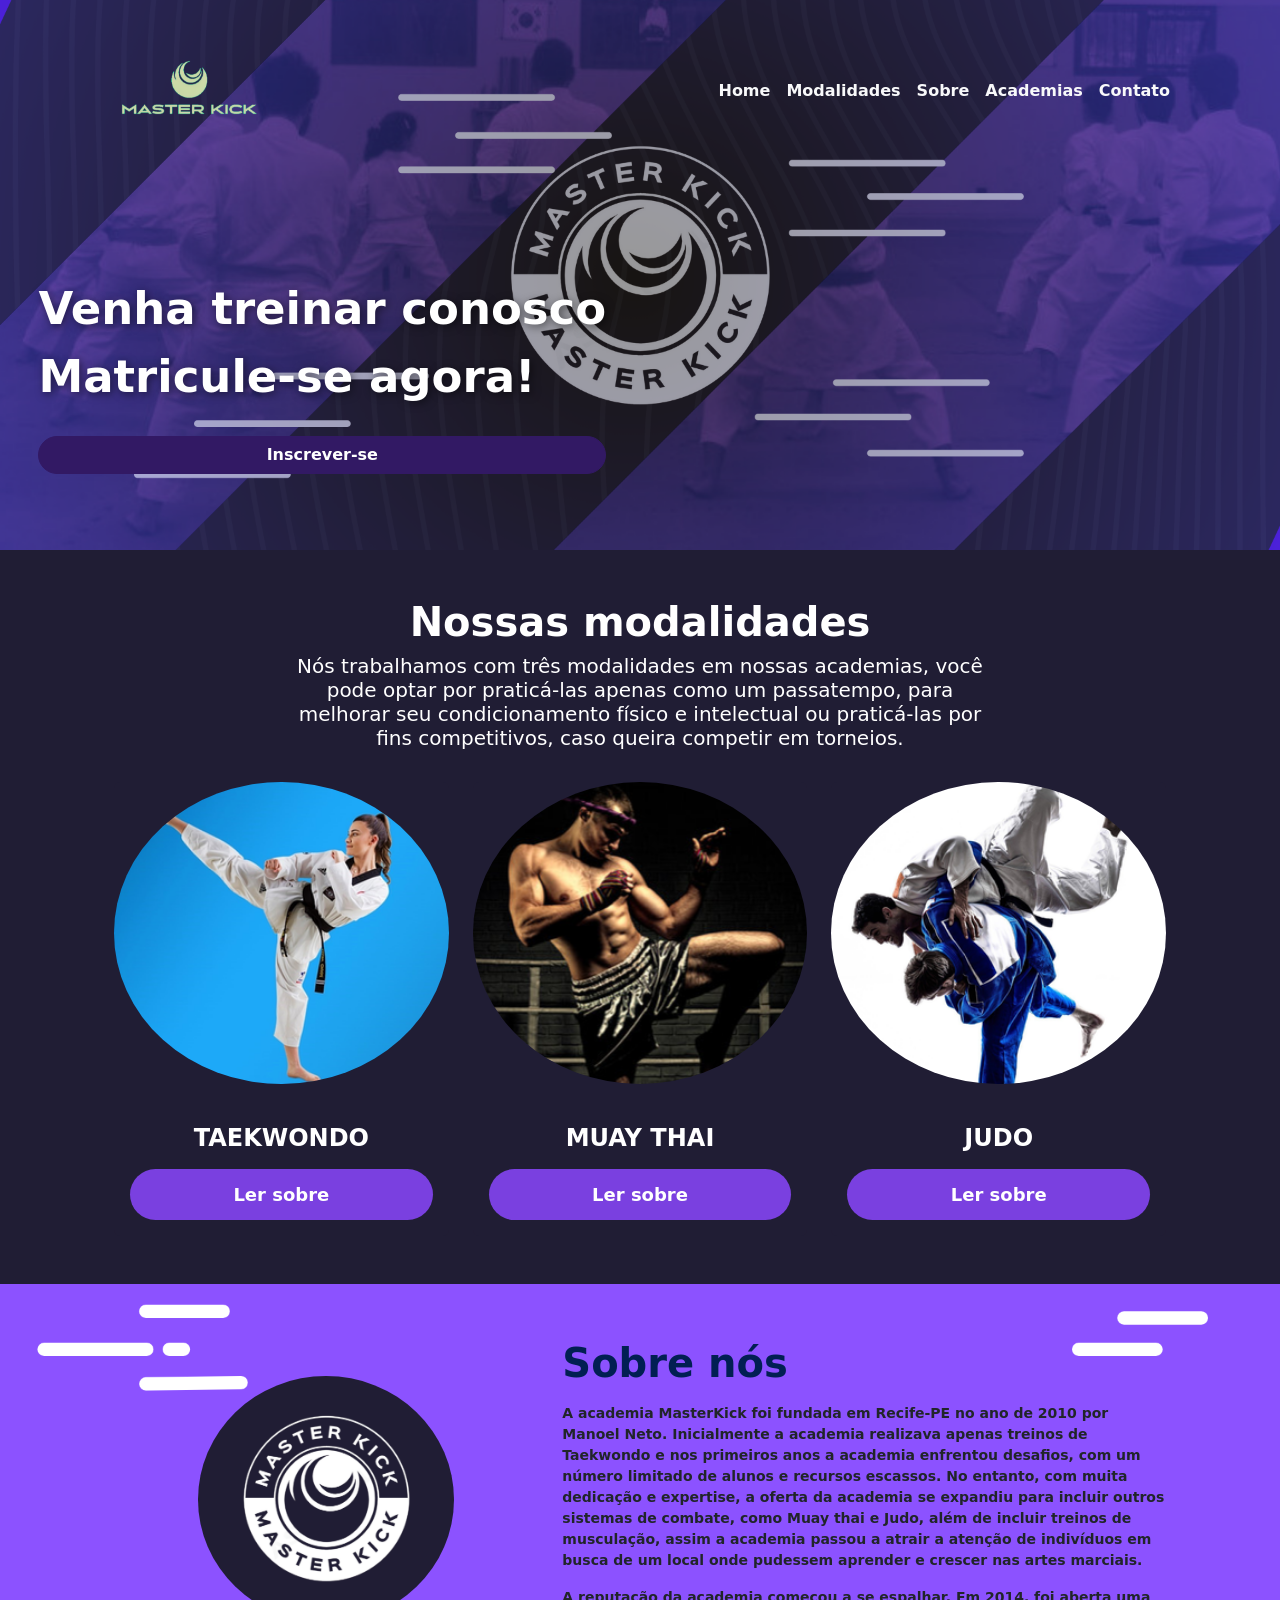
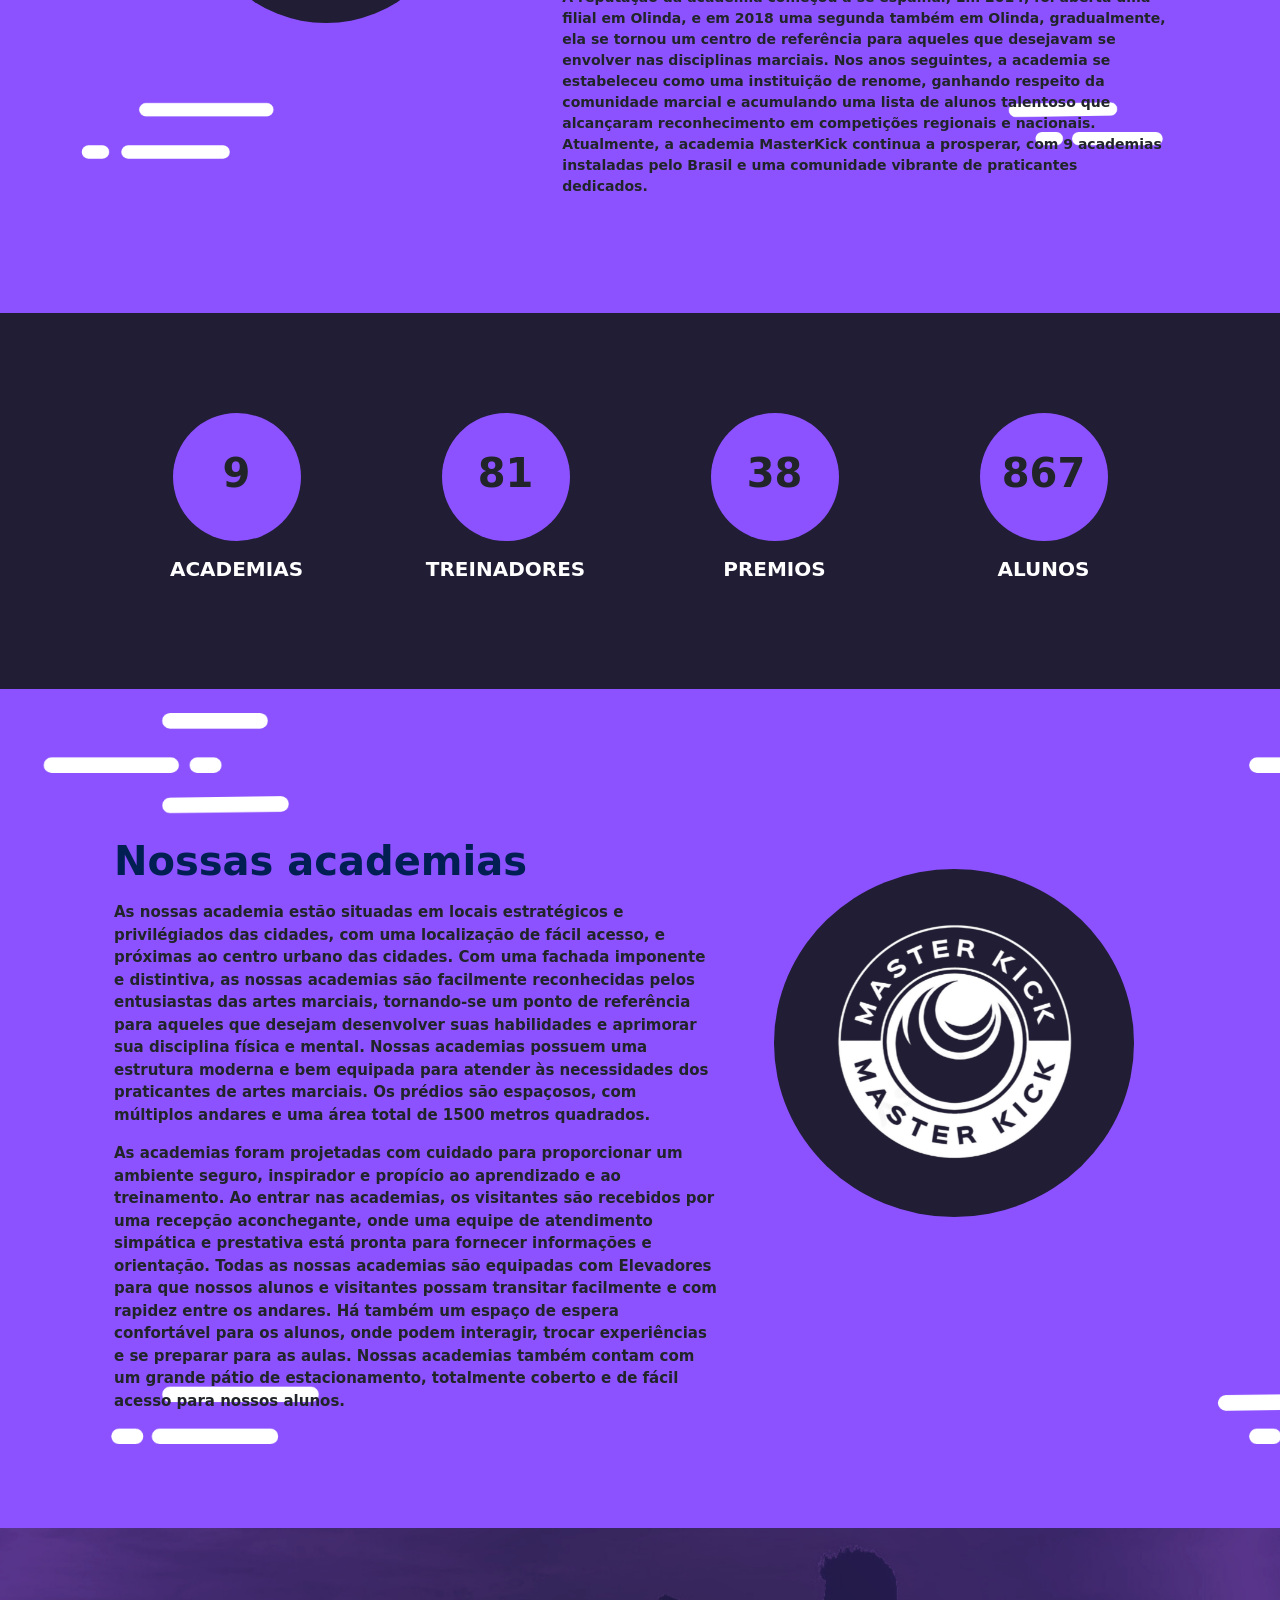
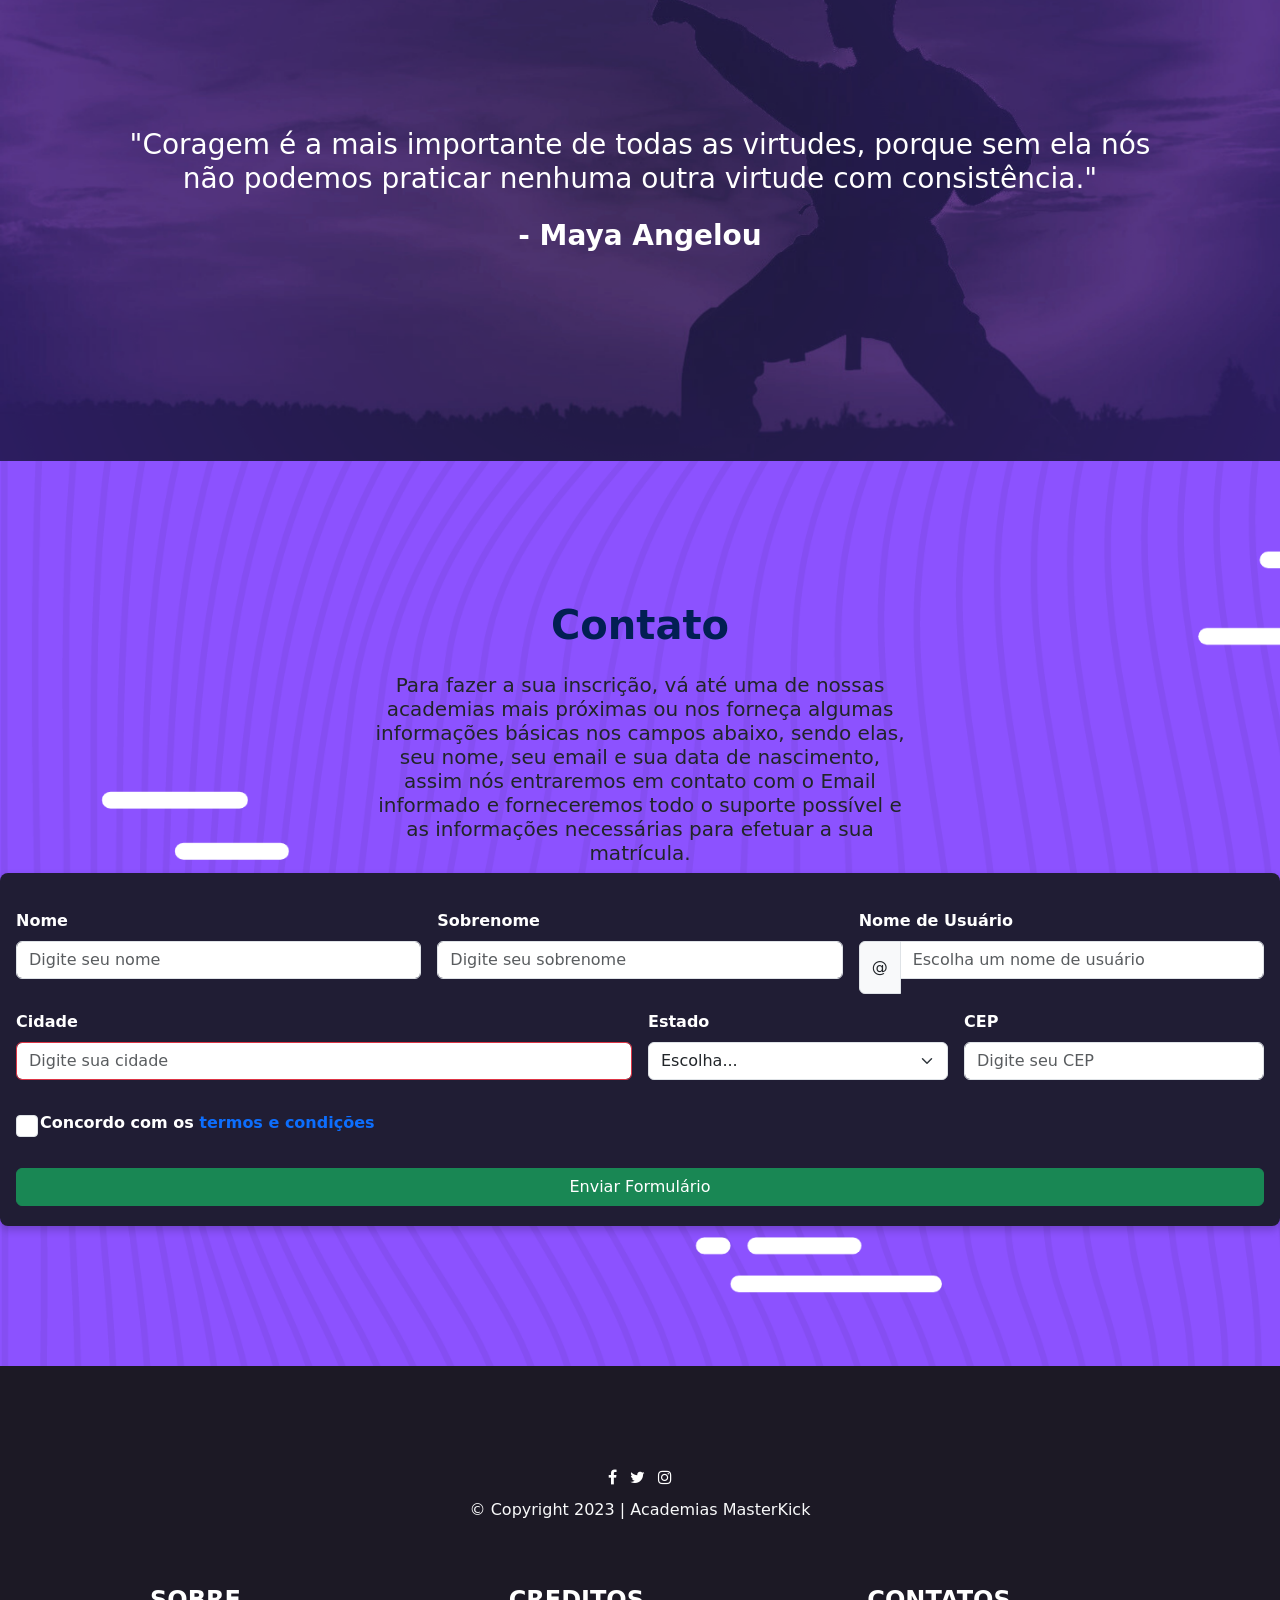
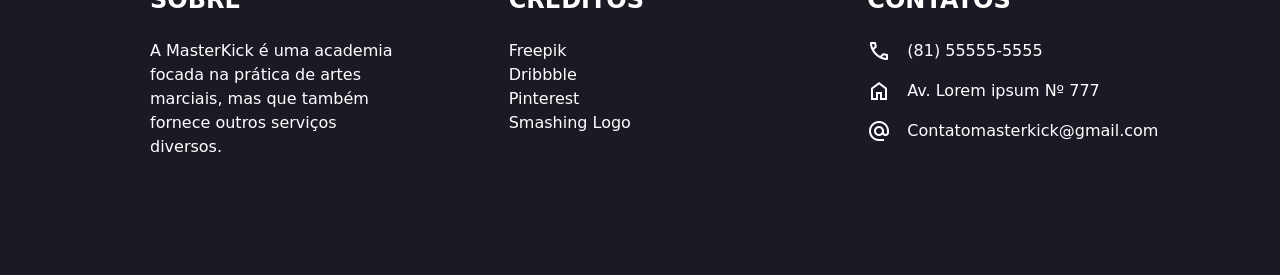
<file: Landing-Page-MasterKick/Landing-Page-Prova/index.html>
<!DOCTYPE html>
<html lang="pt-BR">

<head>
    <meta charset="UTF-8">
    <meta http-equiv="X-UA-Compatible" content="IE=edge">
    <meta name="viewport" content="width=device-width, initial-scale=1.0">
    <title>MasterKick</title>

    <link rel="shortcut icon" href="./src/img/LogoMasterKickSobre.png" type="image/x-icon">

    <link href="https://cdn.jsdelivr.net/npm/bootstrap@5.3.0-alpha3/dist/css/bootstrap.min.css" rel="stylesheet"
        integrity="sha384-KK94CHFLLe+nY2dmCWGMq91rCGa5gtU4mk92HdvYe+M/SXH301p5ILy+dN9+nJOZ" crossorigin="anonymous">
    <link href="https://fonts.googleapis.com/css2?family=Material+Symbols+Outlined" rel="stylesheet" />
    <link rel="stylesheet" href="http://cdnjs.cloudflare.com/ajax/libs/font-awesome/4.6.3/css/font-awesome.min.css">
    <link rel="stylesheet" href="./src/css/style.css">
    <link rel="stylesheet" href="./src/css/reset.css">

</head>

<body>

    <header style="background-image: url(./src/img/HomepageNova.png);">
        <nav class="navbar navbar-expand-lg">
            <div class="container">
                <a class="navbar-brand" href="#">
                    <img class="logo" src="./src/img/LogoMasterKick.png" alt="Logo MasterKick">
                </a>
                <button class="navbar-toggler bg-white" type="button" data-bs-toggle="collapse"
                    data-bs-target="#meuMenu">
                    <span class="navbar-toggler-icon"></span>
                </button>
                <div class="collapse navbar-collapse justify-content-end" id="meuMenu">
                    <ul class="navbar-nav">
                        <li class="nav-item mb-3">
                            <a class="nav-link text-light fw-bold" href="#">Home</a>
                        </li>
                        <li class="nav-item mb-3">
                            <a class="nav-link text-light fw-bold" href="#row-cursos">Modalidades</a>
                        </li>
                        <li class="nav-item mb-3">
                            <a class="nav-link text-light fw-bold" href="#row-sobre">Sobre</a>
                        </li>
                        <li class="nav-item mb-3">
                            <a class="nav-link text-light fw-bold" href="#row-academias">Academias</a>
                        </li>
                        <li class="nav-item mb-3">
                            <a class="nav-link text-light fw-bold" href="#row-contato">Contato</a>
                        </li>
                    </ul>
                </div>
            </div>

        </nav>
        <div class="container">
            <div class="titulo">
                Venha treinar conosco<br>Matricule-se agora!<br>
                <button type="button" class="btn mt-3 ps-3 pe-3 rounded-pill fw-bold text-white">Inscrever-se</button>
            </div>
        </div>
    </header>
    <main>
        <div class="row text-white py-5" id="row-cursos">
            <div class="container text-center">
                <div class="d-flex justify-content-center">
                    <div class="col-md-8">
                        <h1 class="fw-bold">Nossas modalidades</h1>
                        <h5>Nós trabalhamos com três modalidades em nossas academias, você pode optar por praticá-las
                            apenas como um passatempo, para melhorar seu condicionamento físico e intelectual ou
                            praticá-las por fins competitivos, caso queira competir em torneios.</h5>
                    </div>
                </div>

                <div class="row mt-4">
                    <div class="col">
                        <div class="card">
                            <img src="./src/img/Taekwondo 2.png" class="rounded-circle" alt="Atleta de Taekwondo">
                            <div class="card-body text-white">
                                <h4 class="fw-bold mt-4">TAEKWONDO</h4>
                                <button class="text-white rounded-pill ps-3 pe-3 mt-2 fw-bold" data-bs-toggle="collapse"
                                    data-bs-target="#taekwondo">Ler sobre</button>
                                <p id="taekwondo" class="collapse mt-2 rounded-1">O Taekwondo é uma arte marcial de
                                    origem Sul-Coreana criada pelo general Choi Hong-hi na década de 1950 que utiliza
                                    movimentos de ataque e defesa com os pés e as mãos. É uma arte bastante filosófica e
                                    traz como lema o poder da mente sobre o corpo, o nome Taekwondo significa "Caminho
                                    dos pés e das mãos através da mente", e também traz influências de diversas artes
                                    marciais tradicionais Coreanas. Entre as capacidades físicas trabalhadas estão a
                                    força, o equilíbrio, a potência e a flexibilidade.</p>
                            </div>
                        </div>
                    </div>
                    <div class="col">
                        <div class="card">
                            <img src="./src/img/Muay-thai 1.png" class="rounded-circle" alt="Atleta de Muay thai">
                            <div class="card-body text-white">
                                <h4 class="fw-bold mt-4">MUAY THAI</h4>
                                <button class="text-white rounded-pill ps-3 pe-3 mt-2 fw-bold" data-bs-toggle="collapse"
                                    data-bs-target="#muay-thai">Ler sobre</button>
                                <p id="muay-thai" class="collapse mt-2 rounded-1">Conhecido como boxe tailandês, o Muay
                                    Thai é uma das artes marciais menos pacíficas e voltada mais para a luta mesmo. A
                                    arte mistura socos, chutes, cotoveladas, joelhadas e vários outros golpes em um
                                    ritmo acelerado, com o objetivo de dominar o adversário. Com tanto agito, o Muay
                                    Thai é muito efetivo no combate direto e é uma das melhores artes marciais em
                                    academia para o condicionamento físico.</p>
                            </div>
                        </div>
                    </div>
                    <div class="col">
                        <div class="card">
                            <img src="./src/img/Judo 2.png" class="rounded-circle" alt="Atletas de Judo">
                            <div class="card-body text-white">
                                <h4 class="fw-bold mt-4">JUDO</h4>
                                <button class="text-white rounded-pill ps-3 pe-3 mt-2 fw-bold" data-bs-toggle="collapse"
                                    data-bs-target="#judo">Ler sobre</button>
                                <p id="judo" class="collapse mt-2 rounded-1">O Judo é uma arte marcial criada no Japão
                                    pelo mestre Jigoro Kano por volta de 1880 e considerado um esporte olímpico de
                                    combate desde 1964. No mesmo ano, ele criou o Instituto Kodokan que ensinava as
                                    técnicas e a filosofia associada a arte, que nas palavras de seu criador: "Arte em
                                    que se usa ao máximo a força física e espiritual". Na prática de artes marciais em
                                    academia, o Judo é uma das mais procuradas para defesa pessoal, e tem como objetivo
                                    melhorar a coordenação motora, a concentração, a autoconfiança, além de fortalecer o
                                    físico, o espírito e a mente.</p>
                            </div>
                        </div>
                    </div>
                </div>
            </div>

        </div>
        <div class="row py-5" style="background-image: url('./src/img/TemplateMasterKick2.png');" id="row-sobre">
            <div class="container">
                <div class="row">
                    <div class="col-md-5 text-center">
                        <img src="./src/img/LogoMasterKickSobre.png" alt="">
                    </div>
                    <div class="col-md-7 mt-2">
                        <h1 class="titulo-cor fw-bold mb-3">Sobre nós</h1>
                        <p class="fw-semibold">A academia MasterKick foi fundada em Recife-PE no ano de 2010 por Manoel
                            Neto. Inicialmente a academia realizava apenas treinos de Taekwondo e nos primeiros anos a
                            academia enfrentou desafios, com um número limitado de alunos e recursos escassos. No
                            entanto, com muita dedicação e expertise, a oferta da academia se expandiu para incluir
                            outros sistemas de combate, como Muay thai e Judo, além de incluir treinos de musculação,
                            assim a academia passou a atrair a atenção de indivíduos em busca de um local onde pudessem
                            aprender e crescer nas artes marciais.</p>
                        <p class="fw-semibold">A reputação da academia começou a se espalhar, Em 2014, foi aberta uma
                            filial em Olinda, e em 2018 uma segunda também em Olinda, gradualmente, ela se tornou um
                            centro de referência para aqueles que desejavam se envolver nas disciplinas marciais. Nos
                            anos seguintes, a academia se estabeleceu como uma instituição de renome, ganhando respeito
                            da comunidade marcial e acumulando uma lista de alunos talentoso que alcançaram
                            reconhecimento em competições regionais e nacionais. Atualmente, a academia MasterKick
                            continua a prosperar, com 9 academias instaladas pelo Brasil e uma comunidade vibrante de
                            praticantes dedicados.</p>
                    </div>
                </div>
            </div>

        </div>
        <div class="row" id="row-dados">
            <div class="container">
                <div class="row text-center">
                    <div class="col">
                        <div class="mx-auto circulo d-flex justify-content-center align-items-center">
                            <h1 class="fw-bold">9</h1>
                        </div>
                        <h5 class="titulo-cor fw-bold mt-3 text-white">ACADEMIAS</h5>
                    </div>
                    <div class="col">
                        <div class="mx-auto circulo d-flex justify-content-center align-items-center">
                            <h1 class="fw-bold">81</h1>
                        </div>
                        <h5 class="titulo-cor fw-bold mt-3 text-white">TREINADORES</h5>
                    </div>
                    <div class="col">
                        <div class="mx-auto circulo d-flex justify-content-center align-items-center">
                            <h1 class="fw-bold">38</h1>
                        </div>
                        <h5 class="titulo-cor fw-bold mt-3 text-white">PREMIOS</h5>
                    </div>
                    <div class="col">
                        <div class="mx-auto circulo d-flex justify-content-center align-items-center">
                            <h1 class="fw-bold">867</h1>
                        </div>
                        <h5 class="titulo-cor fw-bold mt-3 text-white">ALUNOS</h5>
                    </div>
                </div>
            </div>
        </div>
        <div class="row" style="background-image: url('./src/img/Template.png');" id="row-academias">
            <div class="container">
                <div class="row flex-row-reverse">
                    <div class="col-md-5 text-center">
                        <img src="./src/img/LogoMasterKickSobre.png" class="mt-5 rounded-circle" alt="">
                    </div>
                    <div class="col-md-7 mt-5">
                        <h1 class="titulo-cor fw-bold mb-3">Nossas academias</h1>
                        <p class="fw-semibold">As nossas academia estão situadas em locais estratégicos e privilégiados
                            das cidades, com uma localização de fácil acesso, e próximas ao centro urbano das cidades.
                            Com uma fachada imponente e distintiva, as nossas academias são facilmente reconhecidas
                            pelos entusiastas das artes marciais, tornando-se um ponto de referência para aqueles que
                            desejam desenvolver suas habilidades e aprimorar sua disciplina física e mental. Nossas
                            academias possuem uma estrutura moderna e bem equipada para atender às necessidades dos
                            praticantes de artes marciais. Os prédios são espaçosos, com múltiplos andares e uma área
                            total de 1500 metros quadrados.</p>
                        <p class="fw-semibold">As academias foram projetadas com cuidado para proporcionar um ambiente
                            seguro, inspirador e propício ao aprendizado e ao treinamento. Ao entrar nas academias, os
                            visitantes são recebidos por uma recepção aconchegante, onde uma equipe de atendimento
                            simpática e prestativa está pronta para fornecer informações e orientação. Todas as nossas
                            academias são equipadas com Elevadores para que nossos alunos e visitantes possam transitar
                            facilmente e com rapidez entre os andares. Há também um espaço de espera confortável para os
                            alunos, onde podem interagir, trocar experiências e se preparar para as aulas. Nossas
                            academias também contam com um grande pátio de estacionamento, totalmente coberto e de fácil
                            acesso para nossos alunos.</p>
                    </div>
                </div>
            </div>
        </div>
        <div class="row" style="background-image: url('./src/img/ArteMarcialBackground3.png');" id="row-frase">
            <div class="container text-center">
                <h3 class="text-white">"Coragem é a mais importante de todas as virtudes, porque sem ela nós não podemos
                    praticar nenhuma outra virtude com consistência."</h3>
                <h3 class="text-white mt-4 fw-bold">- Maya Angelou</h3>
            </div>
        </div>
        <div class="row" style="background-image: url('./src/img/BackgroundContato3.png');" id="row-contato">
            <div class="container text-center">
                <div class="col-md-6 mx-auto">
                    <h1 class="titulo-cor fw-bold">Contato</h1>
                    <h5 class="mt-4">Para fazer a sua inscrição, vá até uma de nossas academias mais próximas ou nos
                        forneça algumas informações básicas nos campos abaixo, sendo elas, seu nome, seu email e sua
                        data de nascimento, assim nós entraremos em contato com o Email informado e forneceremos todo o
                        suporte possível e as informações necessárias para efetuar a sua matrícula.</h5>
                </div>
            </div>

            <form class="row g-3 needs-validation" novalidate>
                <div class="col-md-4">
                    <label for="validationCustom01" class="form-label">Nome</label>
                    <input type="text" class="form-control" id="validationCustom01" placeholder="Digite seu nome"
                        required aria-label="Nome">
                    <div class="valid-feedback">Parece ótimo!</div>
                </div>
                <div class="col-md-4">
                    <label for="validationCustom02" class="form-label">Sobrenome</label>
                    <input type="text" class="form-control" id="validationCustom02" placeholder="Digite seu sobrenome"
                        required aria-label="Sobrenome">
                    <div class="valid-feedback">Parece ótimo!</div>
                </div>
                <div class="col-md-4">
                    <label for="validationCustomUsername" class="form-label">Nome de Usuário</label>
                    <div class="input-group has-validation">
                        <span class="input-group-text" id="inputGroupPrepend">@</span>
                        <input type="text" class="form-control" id="validationCustomUsername"
                            aria-describedby="inputGroupPrepend" placeholder="Escolha um nome de usuário" required>
                        <div class="invalid-feedback">Por favor, escolha um nome de usuário.</div>
                    </div>
                </div>
                <div class="col-md-6">
                    <label for="validationCustom03" class="form-label">Cidade</label>
                    <input type="text" class="form-control border-danger" id="validationCustom03"
                        placeholder="Digite sua cidade" required aria-label="Cidade">
                    <div class="invalid-feedback">Por favor, informe uma cidade válida.</div>
                </div>
                <div class="col-md-3">
                    <label for="validationCustom04" class="form-label">Estado</label>
                    <select class="form-select" id="validationCustom04" required aria-label="Estado">
                        <option selected disabled value="">Escolha...</option>
                        <option>São Paulo</option>
                        <option>Rio de Janeiro</option>
                        <option>Minas Gerais</option>
                        <option>Bahia</option>
                    </select>
                    <div class="invalid-feedback">Por favor, selecione um estado válido.</div>
                </div>
                <div class="col-md-3">
                    <label for="validationCustom05" class="form-label">CEP</label>
                    <input type="text" class="form-control" id="validationCustom05" placeholder="Digite seu CEP"
                        required aria-label="CEP">
                    <div class="invalid-feedback">Por favor, informe um CEP válido.</div>
                </div>
                <div class="col-12">
                    <div class="form-check">
                        <input class="form-check-input" type="checkbox" value="" id="invalidCheck" required
                            aria-label="Aceitação de Termos">
                        <label class="form-check-label" for="invalidCheck">
                            Concordo com os <a href="#">termos e condições</a>
                        </label>
                        <div class="invalid-feedback">Você deve concordar antes de enviar.</div>
                    </div>
                </div>
                <div class="col-12">
                    <button class="btn btn-success" type="submit">Enviar Formulário</button>
                </div>
            </form>
        </div>
    </main>
    <footer>

        <div class="container text-center" id="redes">
            <a href="https://www.facebook.com/" target="_blank" class="fa fa-facebook pe-2"></a>
            <a href="https://twitter.com/" target="_blank" class="fa fa-twitter pe-2"></a>
            <a href="https://www.instagram.com/" target="_blank" class="fa fa-instagram mr-12"></a>
            <p class="text-light mt-2">© Copyright 2023 | Academias MasterKick</p>
        </div>

        <div class="row text-white">
            <div class="container">
                <div class="row gy-5">
                    <div class="col-lg-4 px-5">
                        <h4 class="fw-bold mb-4">SOBRE</h4>
                        <p>A MasterKick é uma academia focada na prática de artes marciais, mas que também fornece
                            outros serviços diversos.</p>
                    </div>
                    <div class="col-lg-4 px-5">
                        <h4 class="fw-bold mb-4">CREDITOS</h4>
                        <a href="https://br.freepik.com" target="_blank">Freepik</a><br>
                        <a href="https://dribbble.com" target="_blank">Dribbble</a><br>
                        <a href="https://br.pinterest.com" target="_blank">Pinterest</a><br>
                        <a href="https://smashinglogo.com" target="_blank">Smashing Logo</a>
                    </div>
                    <div class="col-lg-4 px-5">
                        <h4 class="fw-bold mb-4">CONTATOS</h4>
                        <div class="d-flex">
                            <span class="material-symbols-outlined">
                                call
                            </span>
                            <p class="ms-3">(81) 55555-5555</p>
                        </div>
                        <div class="d-flex">
                            <span class="material-symbols-outlined">
                                home
                            </span>
                            <p class="ms-3">Av. Lorem ipsum Nº 777</p>
                        </div>
                        <div class="d-flex">
                            <span class="material-symbols-outlined">
                                alternate_email
                            </span>
                            <p class="ms-3">Contatomasterkick@gmail.com</p>
                        </div>
                    </div>
                </div>
            </div>
        </div>
    </footer>

    <script src="./src/js/script.js"></script>



    <script src="https://cdn.jsdelivr.net/npm/bootstrap@5.3.0-alpha3/dist/js/bootstrap.bundle.min.js"
        integrity="sha384-ENjdO4Dr2bkBIFxQpeoTz1HIcje39Wm4jDKdf19U8gI4ddQ3GYNS7NTKfAdVQSZe"
        crossorigin="anonymous"></script>
</body>

</html>
</file>
<file: Landing-Page-MasterKick/Landing-Page-Prova/src/css/style.css>
.container {
    max-width: 1100px;
}

header {
    background-size: cover;
    background-position: center;
    min-height: 550px;
    height: auto;
    position: relative;
}

.titulo {
    color: #ffffff;
    font-size: clamp(28px, 5vw, 45px);
    font-weight: bold;
    position: absolute;
    left: 3%;
    top: 50%;
    text-shadow: 2px 2px 8px rgba(0, 0, 0, 0.5);
}

.titulo .btn {
   background-color: #321964;
   border-color: #321964;
   border-radius: 8px;
   transition: 0.5s all ease-in-out;
}

.titulo .btn:hover {
    transform: scale(1.1);
    filter: brightness(1.2);
}

.logo {
    width: 175px;
    filter: invert(1);
    mix-blend-mode: multiply;
    padding-bottom: 30px;
}

#row-cursos {
    background-color: #201D34;
}

.row {
    margin: 0;
}

#row-sobre {
    background-size: cover;
    padding-top: 47px !important;
    padding-bottom: 100px !important;
}

#row-sobre img {
    border-radius: 50%;
    width: clamp(250px, 20vw, 300px);
    margin-top: 45px;
}

.titulo-cor {
    color: #021F53;
}

#row-sobre p {
    font-size: 14px;
}

#row-dados {
    background-color: #201D34;
    padding-top: 100px !important;
    padding-bottom: 100px !important;
}

.circulo {
    width: clamp(120px, 10vw, 160px);
    height: clamp(120px, 10vw, 160px);
    border-radius: 50%;
    background-color: #8C52FF;
}

#row-academias {
    background-size: cover;
    padding-top: 100px !important;
    padding-bottom: 100px !important;
}

#row-academias img {
    width: clamp(280px, 30vw, 360px);
    margin-top: 80px !important;
}

#row-academias p {
    font-size: 15px;
}

#row-frase {
    background-size: cover;
    background-position: center;
    padding-top: 200px !important;
    padding-bottom: 200px !important;
}

#row-contato {
    background-size: cover;
    padding-top: 140px !important;
    padding-bottom: 140px !important;
}   

form {
    max-width: 600px;
    margin: auto;
    padding: 20px;
    background-color: #201D34; /* Mantendo o padrão das seções */
    box-shadow: 0px 4px 8px rgba(0, 0, 0, 0.2);
    border-radius: 8px;
}

input, select, textarea {
    width: 100%;
    padding: 10px;
    margin-bottom: 15px;
    border: 2px solid #8C52FF; /* Mantendo o esquema de cores */
    border-radius: 5px;
    font-size: 16px;
    background-color: #1C1925;
    color: white;
}

input:focus, select:focus, textarea:focus {
    border-color: #7A40E0;
    outline: none;
    box-shadow: 0 0 5px rgba(140, 82, 255, 0.5);
}

label {
    font-weight: bold;
    color: white;
    margin-bottom: 5px;
    display: block;
}

button {
    width: 100%;
    padding: 12px;
    background-color: #8C52FF;
    border: none;
    color: white;
    font-size: 18px;
    font-weight: bold;
    border-radius: 5px;
    cursor: pointer;
    transition: 0.3s ease-in-out;
}

button:hover {
    background-color: #7A40E0;
    transform: scale(1.05);
}

footer {
    background-color: #1C1925;
    padding-top: 100px !important;
    padding-bottom: 100px !important;
}

footer a {
    text-decoration: none;
    color: white;
}

@media(max-width: 768px) {
    .navbar-nav {
        background-color: #8C52FF;
        border-bottom-left-radius: 15px;
        border-bottom-right-radius: 15px;
        padding: 20px;
    }

     #row-frase {
        padding: 100px 0;
    }

    #row-contato {
        padding: 80px 0;
    }

    form {
        width: 90%;
    }
    
    input, select, textarea {
        font-size: 14px;
    }
    
    button {
        font-size: 16px;
    } 
}

nav {
    z-index: 100;
}

.card {
    background-color: #201D34;
    border: 0;
}

.card-body button {
    background-color: #7A40E0;
    border: 0;
    transition: 0.5s all ease-in-out;
}

.card-body button:hover {
    transform: scale(1.1);
}

.card-body p {
    background-color: #7A40E0;
    padding: 10px;
}
</file>
